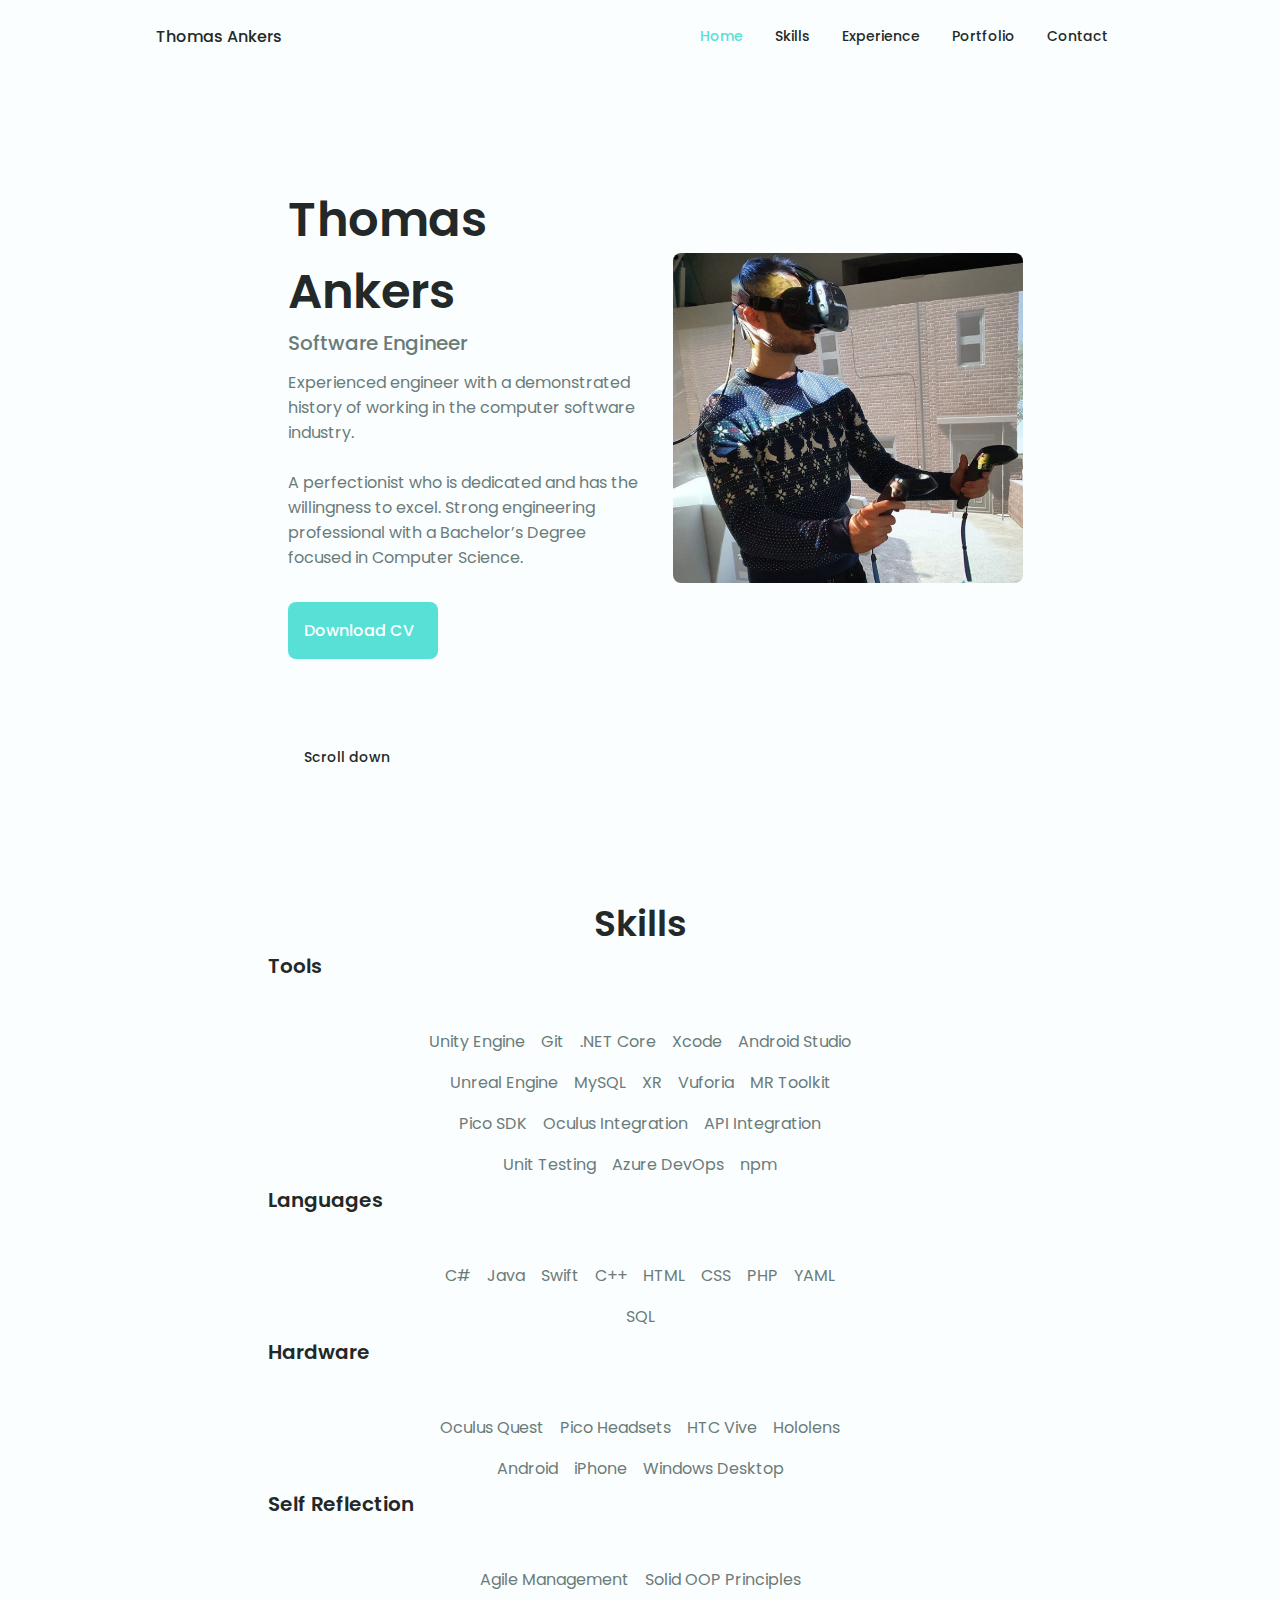
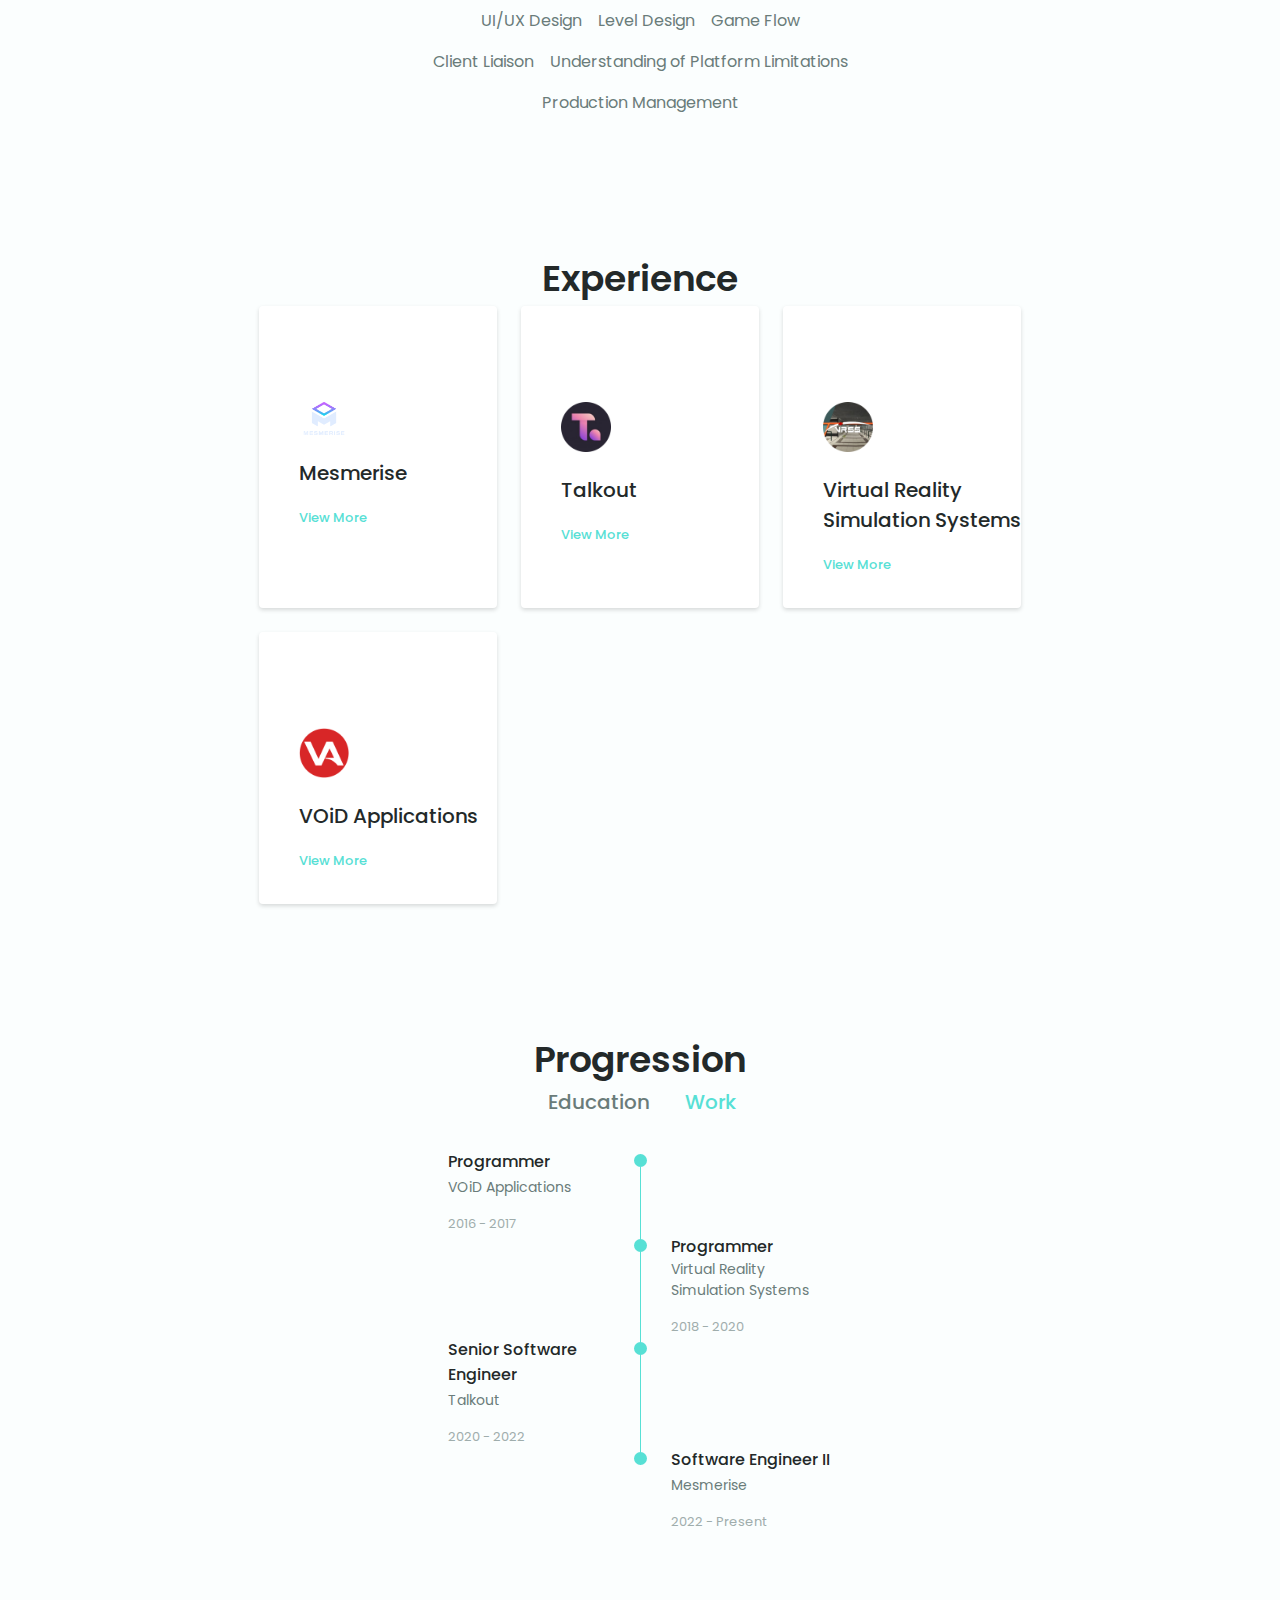
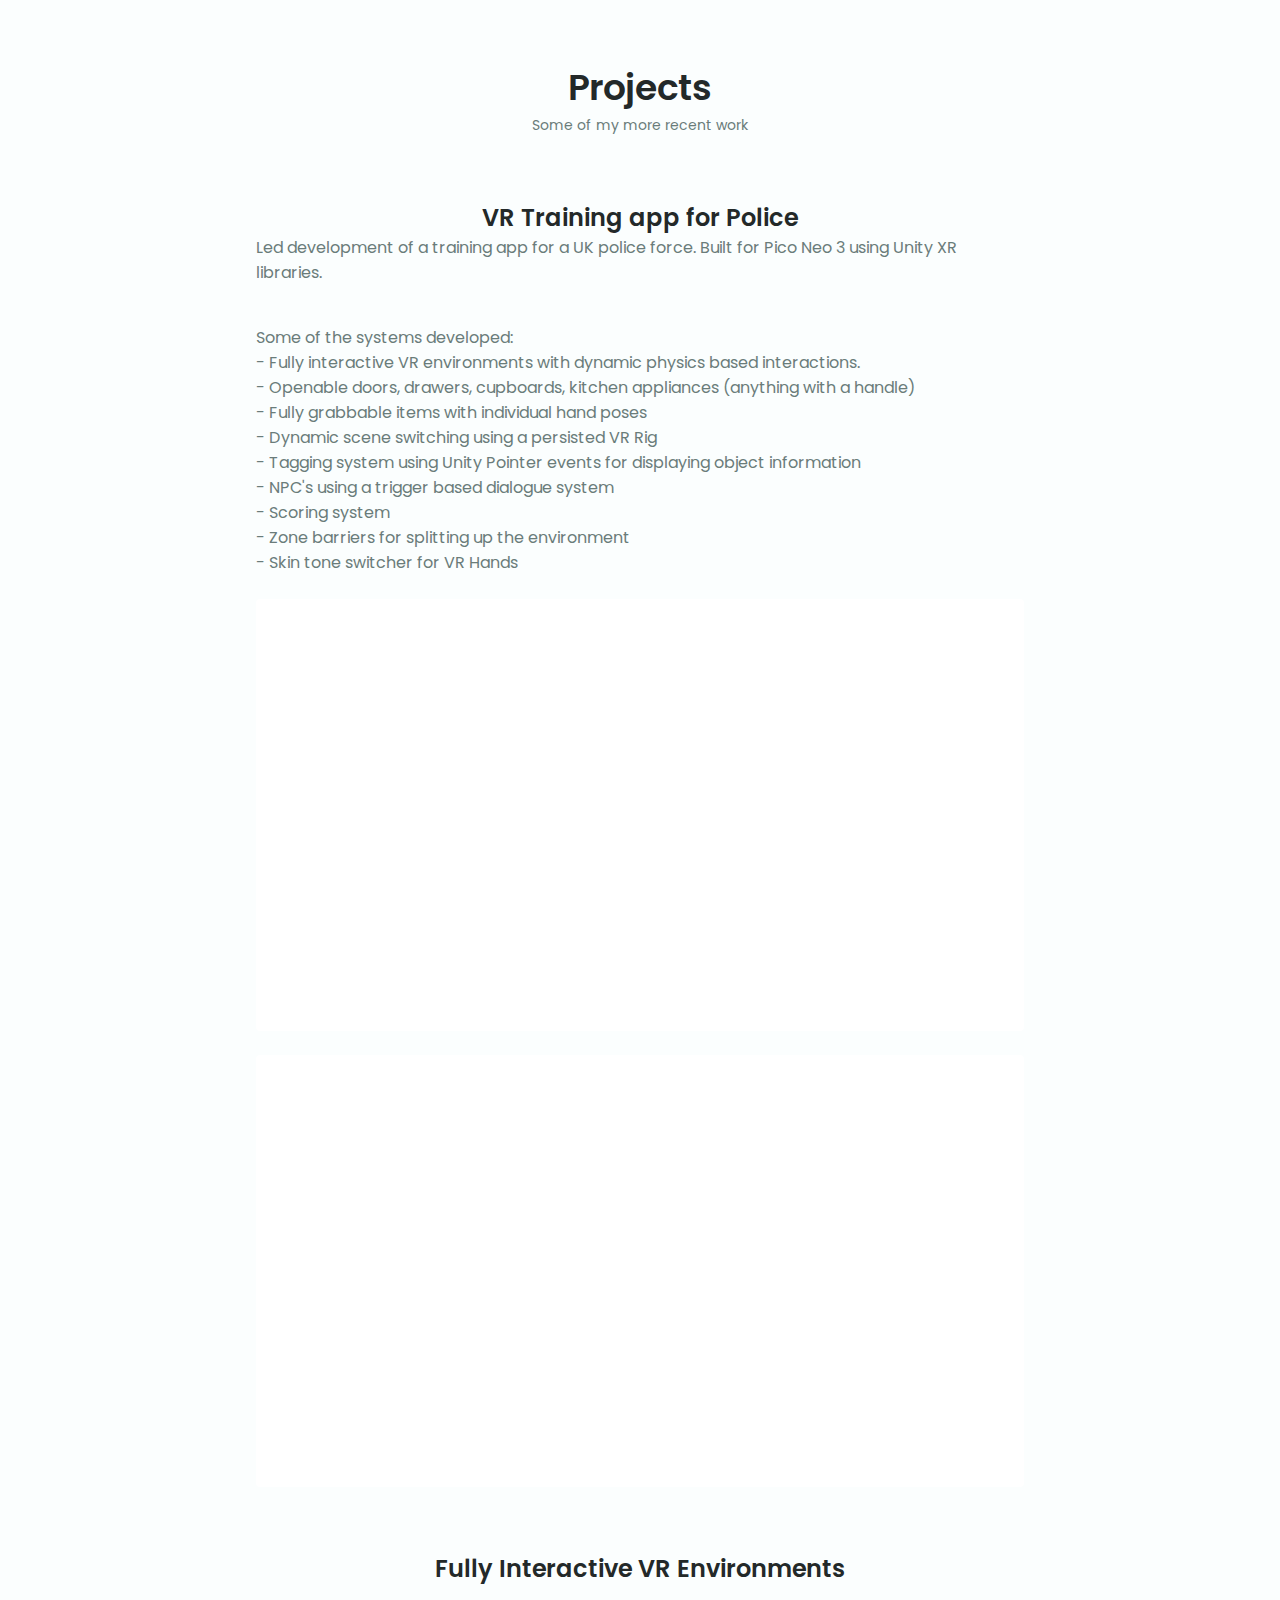
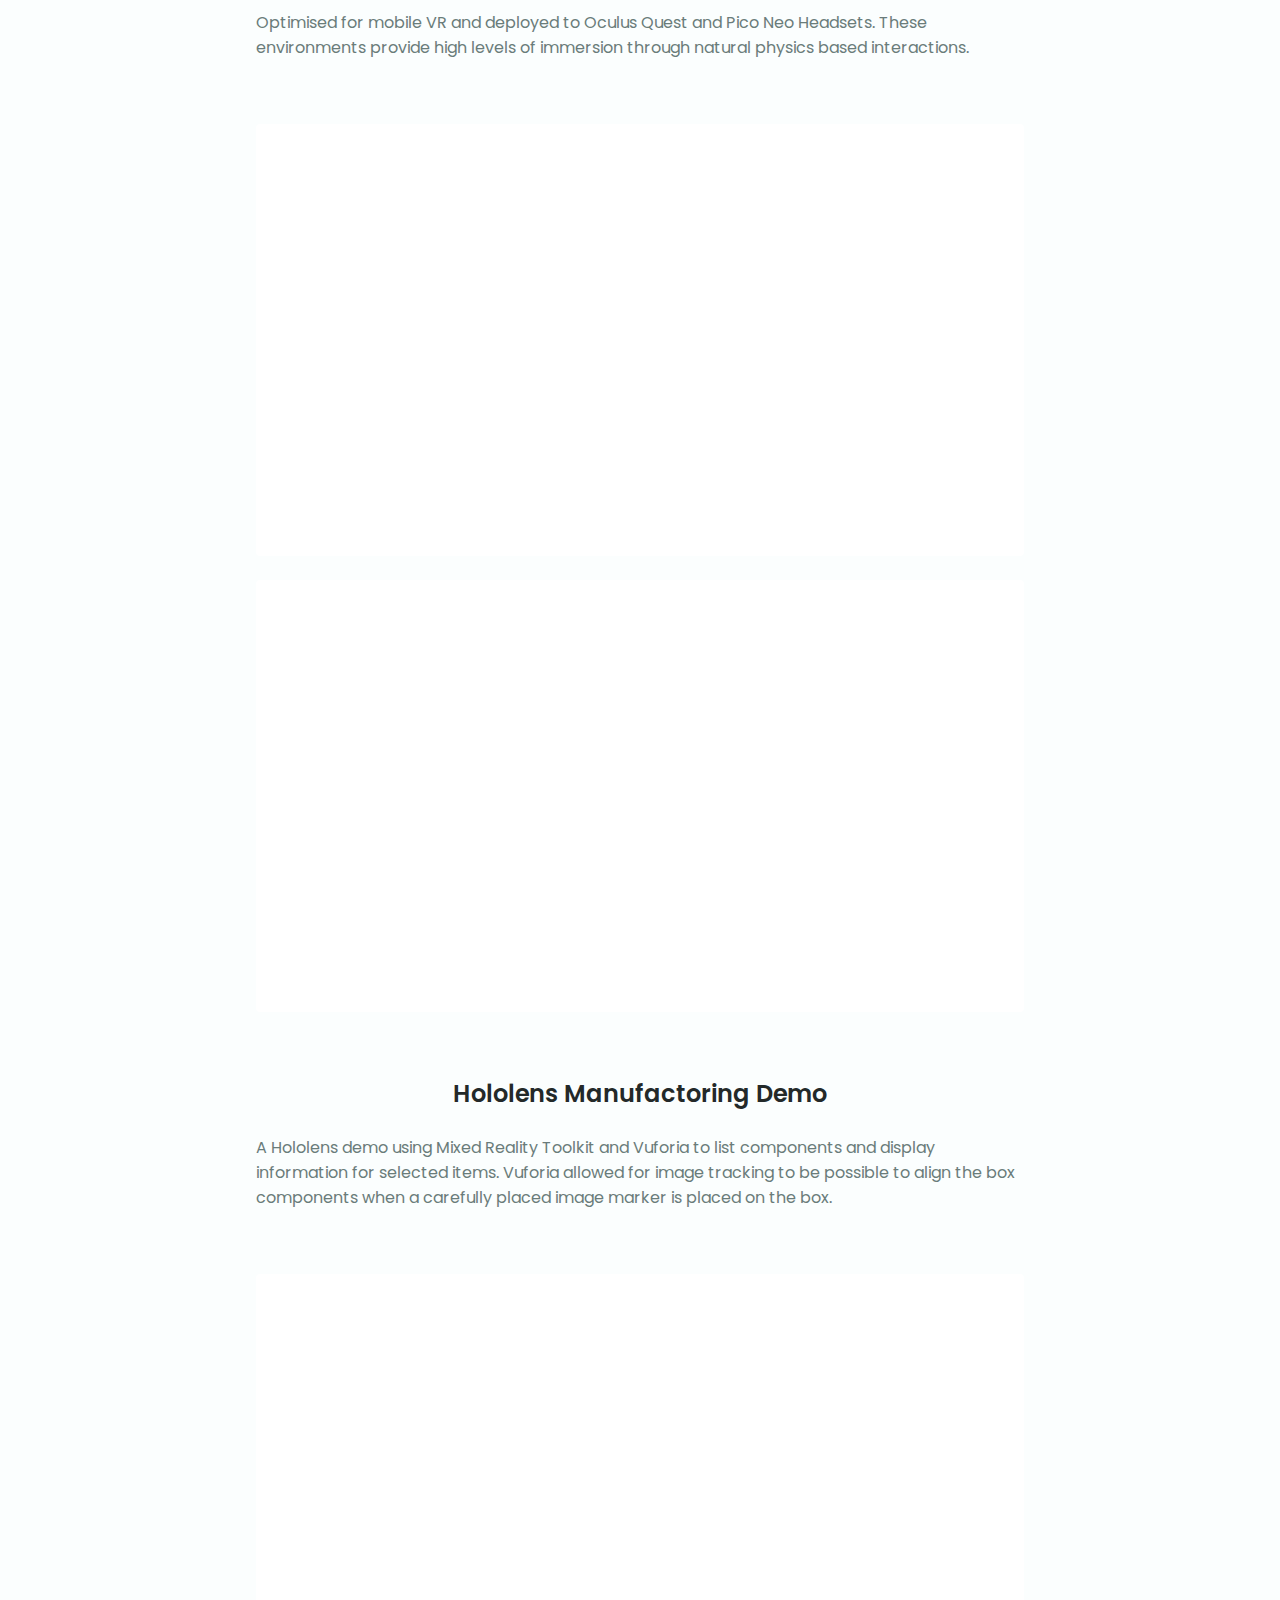
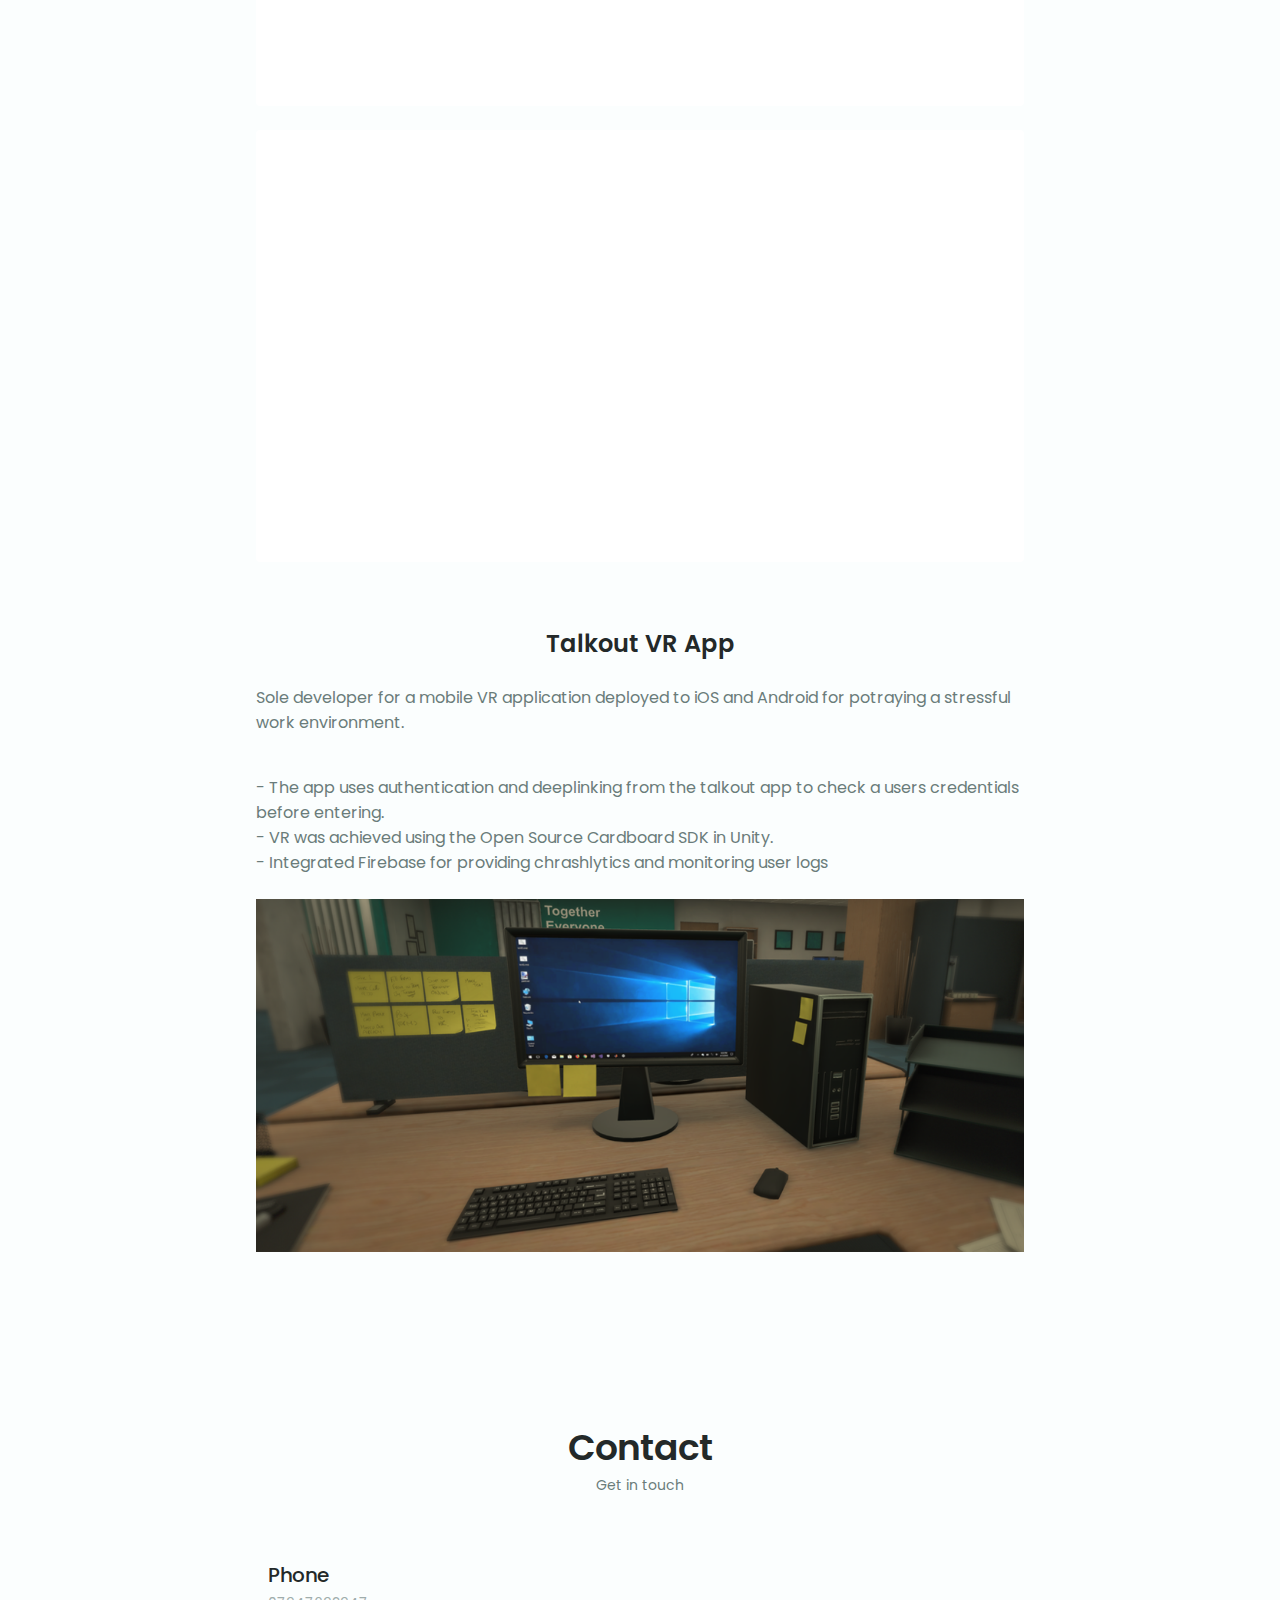
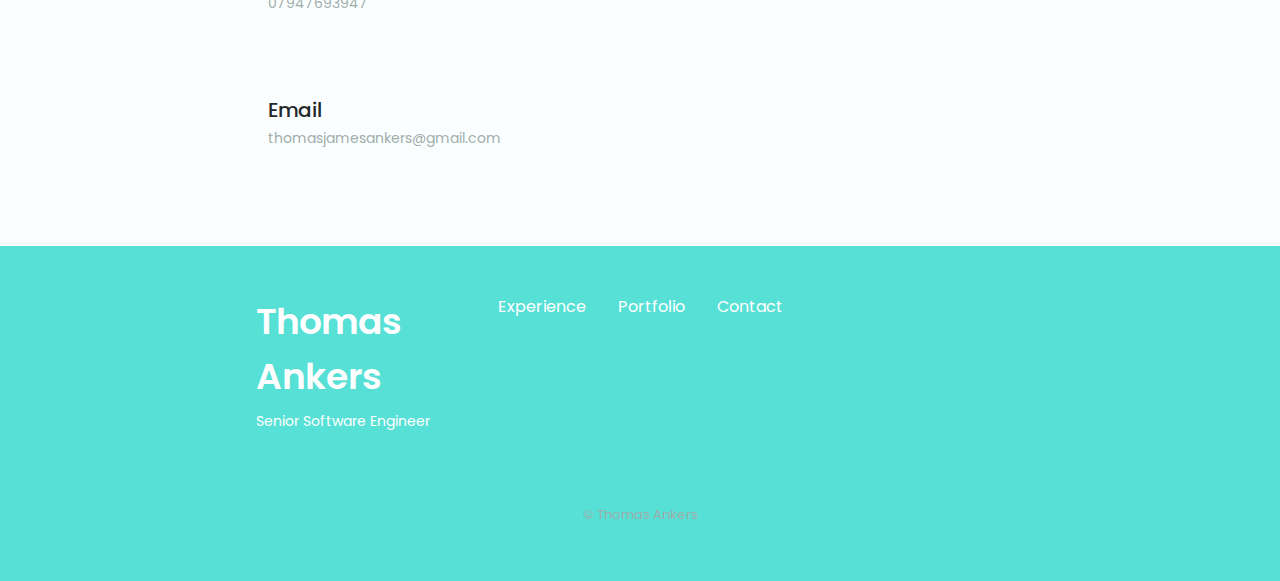
<file: index.html>
<!DOCTYPE html>
    <html lang="en">
    <head>
        <meta charset="UTF-8">
        <meta name="viewport" content="width=device-width, initial-scale=1.0">

        <!--==================== UNICONS ====================-->
        <link rel="stylesheet" href="https://unicons.iconscout.com/release/v4.0.0/css/line.css">
        
        <!--==================== CSS ====================-->
        <link rel="stylesheet" href="assets/css/styles.css">

        <title>Thomas Ankers</title>
    </head>
    <body>
        <!--==================== HEADER ====================-->
        <header class="header" id="header">
            <nav class="nav container">
                <a href="#" class="nav_logo">Thomas Ankers</a>

                <div class="nav_menu" id="nav-menu">
                    <ul class="nav_list grid">
                        <li class="nav_item">
                            <a href="#home" class="nav_link active-link">
                                <i class="uil uil-estate nav_icon"></i> Home
                            </a>
                        </li>
                        <!--<li class="nav_item">
                            <a href="#about" class="nav_link">
                                <i class="uil uil-user nav_icon"></i> About
                            </a>
                        </li>-->
                        <li class="nav_item">
                            <a href="#skills" class="nav_link">
                                <i class="uil uil-file-alt nav_icon"></i> Skills
                            </a>
                        </li>
                        <li class="nav_item">
                            <a href="#experience" class="nav_link">
                                <i class="uil uil-briefcase-alt nav_icon"></i> Experience
                            </a>
                        </li>
                        <li class="nav_item">
                            <a href="#portfolio" class="nav_link">
                                <i class="uil uil-laptop nav_icon"></i> Portfolio
                            </a>
                        </li>
                        <li class="nav_item">
                            <a href="#contact" class="nav_link">
                                <i class="uil uil-message nav_icon"></i> Contact
                            </a>
                        </li>
                    </ul>
                    <i class="uil uil-times nav_close" id="nav-close"></i>
                </div>           
                <div class="nav_btns">
                    <!-- Light/Dark mode -->
                    <i class="uil uil-moon change-theme" id="theme-button"></i>

                    <div class="nav_toggle" id="nav-toggle">
                        <i class="uil uil-apps"></i>
                    </div>
                </div>
            </nav>
        </header>

        <!--==================== MAIN ====================-->
        <main class="main">
            <!--==================== HOME ====================-->
            <section class="home section" id="home">
                <div class="home_container container grid">
                    <div class="home_content grid">
                        <div class="home_social">
                            <a href="https://www.linkedin.com/in/thomas-ankers-244437107/" target="_blank" class="home_social-icon">
                                <i class="uil uil-linkedin-alt"></i>
                            </a>
                            <a href="https://github.com/tom-ankers" target="_blank" class="home_social-icon">
                                <i class="uil uil-github-alt"></i>
                            </a>
                        </div>

                        <div class="home_img">
                            <img src="assets/img/about.png" alt="" class="about_img">
                            <!--<svg class="home_blob" viewBox="0 0 200 187" xmlns="http://www.w3.org/2000/svg" xmlns:xlink="http://www.w3.org/1999/xlink">
                                <mask id="mask0" mask-type="alpha">
                                    <path d="M190.312 36.4879C206.582 62.1187 201.309 102.826 182.328 134.186C163.346 165.547 
                                    130.807 187.559 100.226 186.353C69.6454 185.297 41.0228 161.023 21.7403 129.362C2.45775 
                                    97.8511 -7.48481 59.1033 6.67581 34.5279C20.9871 10.1032 59.7028 -0.149132 97.9666 
                                    0.00163737C136.23 0.303176 174.193 10.857 190.312 36.4879Z"/>
                                </mask>
                                <g mask="url(#mask0)">
                                    <path d="M190.312 36.4879C206.582 62.1187 201.309 102.826 182.328 134.186C163.346 
                                    165.547 130.807 187.559 100.226 186.353C69.6454 185.297 41.0228 161.023 21.7403 
                                    129.362C2.45775 97.8511 -7.48481 59.1033 6.67581 34.5279C20.9871 10.1032 59.7028 
                                    -0.149132 97.9666 0.00163737C136.23 0.303176 174.193 10.857 190.312 36.4879Z"/>
                                    <image class="home_blob-img" x='22' y='17' xlink:href="assets/img/profile.png"/>
                                </g>
                            </svg>-->
                        </div>
                        <div class="home_data">
                            <h1 class="home_title">Thomas Ankers</h1>
                            <h3 class="home_subtitle">Software Engineer</h3>
                            <p class="home_description">Experienced engineer with a demonstrated history of working in the computer software industry.</br></br> A perfectionist who is dedicated and has the willingness to excel. Strong engineering professional with a Bachelor’s Degree focused in Computer Science.</p> 
                            <a href="assets/pdf/CV.pdf" class="button button--flex">
                                Download CV<i class="uil uil-download-alt button_icon"></i>
                            </a>
                        </div>
                    </div>
                    <div class="home_scroll">
                        <a href="#skills" class="home_scroll-button button--flex">
                            <i class="uil uil-mouse-alt home_scroll-mouse"></i>
                            <span class="home_scroll-name">Scroll down</span>
                            <i class="uil uil-arrow-down home_scroll-arrow"></i>
                        </a>
                    </div>
                </div>
            </section>

            <!--==================== ABOUT ====================-->
            <!--
            <section class="about section" id="about">
                <h2 class="section_title">About Me</h2>
                <span class="section_subtitle">My introduction</span>

                <div class="about_container container grid">
                    <img src="assets/img/about.png" alt="" class="about_img">

                    <div class="about_data">
                        <p class="about_description">Experienced software engineer with a demonstrated history of working in the
                            computer software industry. A perfectionist who is dedicated and has a
                            willingness to excel. Strong engineering professional with a Bachelors Degree
                            focused in Computer Science.</p>
                        
                        <div class="about_info">
                            <div>
                                <span class="about_info-title">05+</span>
                                <span class="about_info-name">Years <br> experience</span>
                            </div>
                        </div>

                        <div class="about_buttons">
                            <a href="assets/pdf/CV.pdf" class="button button--flex">
                                Download CV<i class="uil uil-download-alt button_icon"></i>
                            </a>
                        </div>
                    </div>
                </div>
            </section>
        -->

            <!--==================== SKILLS ====================-->
            <section class="skills section" id="skills">
                <h2 class="section_title">Skills</h2>

                <div class="skills_container container grid">
                    <!--==================== SKILLS 1 ====================-->
                    <div class="skills_content">
                        <div class="skills_header">
                            <i class="uil uil-object-ungroup skills_icon"></i>

                            <div>
                                <h1 class="skills_title">Tools</h1>
                                <span class="skills_subtitle"></span>
                            </div>

                            <!--<i class="uil uil-angle-down skills_arrow"></i>-->
                        </div>
                        <div class="skills_list grid">
                        <ul class="skills-list">
                            <li class="skills-list-item btn btn-plain">Unity Engine</li>
                            <li class="skills-list-item btn btn-plain">Git</li>
                            <li class="skills-list-item btn btn-plain">.NET Core</li>
                            <li class="skills-list-item btn btn-plain">Xcode</li>
                            <li class="skills-list-item btn btn-plain">Android Studio</li>
                            <li class="skills-list-item btn btn-plain">Unreal Engine</li>
                            <li class="skills-list-item btn btn-plain">MySQL</li>
                            <li class="skills-list-item btn btn-plain">XR</li>
                            <li class="skills-list-item btn btn-plain">Vuforia</li>
                            <li class="skills-list-item btn btn-plain">MR Toolkit</li>
                            <li class="skills-list-item btn btn-plain">Pico SDK</li>
                            <li class="skills-list-item btn btn-plain">Oculus Integration</li>
                            <li class="skills-list-item btn btn-plain">API Integration</li>
                            <li class="skills-list-item btn btn-plain">Unit Testing</li>
                            <li class="skills-list-item btn btn-plain">Azure DevOps</li>
                            <li class="skills-list-item btn btn-plain">npm</li>
                          </ul>
                        </div>
                    </div>
                    <!--==================== SKILLS 2 ====================-->
                    <div class="skills_content">
                        <div class="skills_header">
                            <i class="uil uil-brackets-curly skills_icon"></i>

                            <div>
                                <h1 class="skills_title">Languages</h1>
                                <span class="skills_subtitle"></span>
                            </div>

                            <!--<i class="uil uil-angle-down skills_arrow"></i>-->
                        </div>

                        <div class="skills_list grid">
                            <ul class="skills-list">
                                <li class="skills-list-item btn btn-plain">C#</li>
                                <li class="skills-list-item btn btn-plain">Java</li>
                                <li class="skills-list-item btn btn-plain">Swift</li>
                                <li class="skills-list-item btn btn-plain">C++</li>
                                <li class="skills-list-item btn btn-plain">HTML</li>
                                <li class="skills-list-item btn btn-plain">CSS</li>
                                <li class="skills-list-item btn btn-plain">PHP</li>
                                <li class="skills-list-item btn btn-plain">YAML</li>
                                <li class="skills-list-item btn btn-plain">SQL</li>
                              </ul>
                            </div>
                        </div>  
                    <!--==================== SKILLS 3 ====================-->
                    <div class="skills_content">
                        <div class="skills_header">
                            <i class="uil uil-desktop-alt skills_icon"></i>

                            <div>
                                <h1 class="skills_title">Hardware</h1>
                                <span class="skills_subtitle"></span>
                            </div>

                            <!--<i class="uil uil-angle-down skills_arrow"></i>-->
                        </div>
                        <div class="skills_list grid">
                            <ul class="skills-list">
                                <li class="skills-list-item btn btn-plain">Oculus Quest</li>
                                <li class="skills-list-item btn btn-plain">Pico Headsets</li>
                                <li class="skills-list-item btn btn-plain">HTC Vive</li>
                                <li class="skills-list-item btn btn-plain">Hololens</li>
                                <li class="skills-list-item btn btn-plain">Android</li>
                                <li class="skills-list-item btn btn-plain">iPhone</li>
                                <li class="skills-list-item btn btn-plain">Windows Desktop</li>
                              </ul>
                            </div>
                        </div>
                     <!--==================== SKILLS 4 ====================-->
                     <div class="skills_content">
                        <div class="skills_header">
                            <i class="uil uil-user skills_icon"></i>

                            <div>
                                <h1 class="skills_title">Self Reflection</h1>
                                <span class="skills_subtitle"></span>
                            </div>

                            <!--<i class="uil uil-angle-down skills_arrow"></i>-->
                        </div>

                        <div class="skills_list grid">
                            <ul class="skills-list">
                                <li class="skills-list-item btn btn-plain">Agile Management</li>
                                <li class="skills-list-item btn btn-plain">Solid OOP Principles</li>
                                <li class="skills-list-item btn btn-plain">UI/UX Design</li>
                                <li class="skills-list-item btn btn-plain">Level Design</li>
                                <li class="skills-list-item btn btn-plain">Game Flow</li>
                                <li class="skills-list-item btn btn-plain">Client Liaison</li>
                                <li class="skills-list-item btn btn-plain">Understanding of Platform Limitations</li>
                                <li class="skills-list-item btn btn-plain">Production Management</li>
                              </ul>
                            </div>
                        </div>  
                    </div>
                </div>
            </section>

            <!--==================== EXPERIENCE ====================-->
            <section class="experience section" id="experience">
                <h2 class="section_title">Experience</h2>
            
                <div class="experience_container containter grid">
                <!--==================== EXPERIENCE 1 ====================-->
                <div class="experience_content">
                    <div>
                        <img src="assets/img/mesmerise.png" alt="" class="experience_icon">
                        <h3 class="experience_title">Mesmerise</h3>
                    </div>

                    <span class="button button--flex button--small button--link experiences_button">
                        View More
                        <i class="uil uil-arrow-right button_icon"></i>
                    </span>

                    <div class="experiences_modal">
                        <div class="experiences_model-content">
                            <h4 class="experiences_modal-title">Mesmerise</h4>
                            <i class="uil uil-times experiences_modal-close"></i>

                            <ul class="experiences_modal-jobs grid">
                                <li class="experiences_modal-job">
                                    <p>Development of core platform systems for a VR/Metaverse social application.</p>
                                </li>
                                <li class="experiences_modal-job">
                                    <p>Managing decoupling of existing systems to deploy as shared packages for internal teams.</p>
                                </li>
                                <li class="experiences_modal-job">
                                    <p>Managing Azure pipelines to deploy platform packages</p>
                                </li>
                            </ul>
                        </div>       
                    </div>
                </div>
                
                
                 <!--==================== EXPERIENCE 2 ====================-->
                 <div class="experience_content">
                    <div>
                        <img src="assets/img/to.png" alt="" class="experience_icon">
                        <h3 class="experience_title">Talkout</h3>
                    </div>

                    <span class="button button--flex button--small button--link experiences_button">
                        View More
                        <i class="uil uil-arrow-right button_icon"></i>
                    </span>

                    <div class="experiences_modal">
                        <div class="experiences_model-content">
                            <h4 class="experiences_modal-title">Talkout</h4>
                            <i class="uil uil-times experiences_modal-close"></i>

                            <ul class="experiences_modal-jobs grid">
                                <li class="experiences_modal-job">
                                    <p>Development of VR training courses.</p>
                                </li>
                                <li class="experiences_modal-job">
                                    <p>Managed shared libraries for internal and external teams.</p>
                                </li>
                                <li class="experiences_modal-job">
                                    <p>Developed and maintained a learning management system platform in VR.</p>
                                </li>
                            </ul>
                        </div>       
                    </div>
                </div>
                 <!--==================== EXPERIENCE 3 ====================-->
                 <div class="experience_content">
                    <div>
                        <img src="assets/img/vrss.png" alt="" class="experience_icon">
                        <h3 class="experience_title">Virtual Reality Simulation Systems</h3>
                    </div>

                    <span class="button button--flex button--small button--link experiences_button">
                        View More
                        <i class="uil uil-arrow-right button_icon"></i>
                    </span>

                    <div class="experiences_modal">
                        <div class="experiences_model-content">
                            <h4 class="experiences_modal-title">Virtual Reality Simulation Systems</h4>
                            <i class="uil uil-times experiences_modal-close"></i>

                            <ul class="experiences_modal-jobs grid">
                                <li class="experiences_modal-job">
                                    <p>XR development for public education, Fire service, Police service, public
                                        rail and manufacturing sectors.</p>
                                </li>
                            </ul>
                        </div>       
                    </div>
                </div>
                 
                 <!--==================== EXPERIENCE 4 ====================-->
                 <div class="experience_content">
                    <div>
                        <img src="assets/img/void_logo.png" alt="" class="experience_icon">
                        <h3 class="experience_title">VOiD Applications</h3>
                    </div>

                    <span class="button button--flex button--small button--link experiences_button">
                        View More
                        <i class="uil uil-arrow-right button_icon"></i>
                    </span>

                    <div class="experiences_modal">
                        <div class="experiences_model-content">
                            <h4 class="experiences_modal-title">VOiD Applications</h4>
                            <i class="uil uil-times experiences_modal-close"></i>

                            <ul class="experiences_modal-jobs grid">
                                <li class="experiences_modal-job">
                                    <p>Using Unity Engine to develop mobile applications.</p>
                                </li>
                            </ul>
                        </div>       
                    </div>
                </div>
                
                
            </section>

            <!--==================== PROGRESSION ====================-->
            <section class="qualification section">
                <h2 class="section_title">Progression</h2>

                <div class="qualification_container container">
                    <div class="qualification_tabs">
                        <div class="qualification_button button--flex" data-target='#education'>
                            <i class="uil uil-graduation-cap qualification_icon"></i>
                            Education
                        </div>

                        <div class="qualification_button button--flex qualification_active" data-target='#work'>
                            <i class="uil uil-briefcase-alt qualification_icon"></i>
                            Work
                        </div>
                    </div>

                    <div class="qualification_sections">
                        <!--==================== PROGRESSION CONTENT 1 ====================-->
                        <div class="qualification_content" data-content id="education">
                            <!--==================== PROGRESSION 1 ====================-->
                            <div class="qualification_data">
                                <div>
                                    <h3 class="qualification_title">IT Extended Diploma</h3>
                                    <span class="qualification_subtitle">Stourbridge College</span>
                                    <div class="qualification_calendar">
                                        <i class="uil uil-calendar-alt"></i>
                                        2012 - 2014
                                    </div>
                                </div>
                                <div>
                                    <span class="qualification_rounder"></span>
                                    <span class="qualification_line"></span>
                                </div>
                            
                            </div>
                            <!--==================== PROGRESSION 2 ====================-->                    
                            <div class="qualification_data">
                                <div></div>

                                <div>
                                    <span class="qualification_rounder"></span>
                                </div>

                                <div>
                                    <h3 class="qualification_title">Computer Science</h3>
                                    <span class="qualification_subtitle">Birmingham City University</span>
                                    <div class="qualification_calendar">
                                        <i class="uil uil-calendar-alt"></i>
                                        2014 - 2018
                                    </div>
                                </div>
                            </div>
                        </div>

                        <!--==================== PROGRESSION CONTENT 2 ====================-->
                        <div class="qualification_content qualification_active" data-content id="work">
                            <!--==================== PROGRESSION 1 ====================-->
                            <div class="qualification_data">
                                <div>
                                    <h3 class="qualification_title">Programmer</h3>
                                    <span class="qualification_subtitle">VOiD Applications</span>
                                    <div class="qualification_calendar">
                                        <i class="uil uil-calendar-alt"></i>
                                        2016 - 2017
                                    </div>
                                </div>
                                <div>
                                    <span class="qualification_rounder"></span>
                                    <span class="qualification_line"></span>
                                </div>
                            
                            </div>
                            <!--==================== PROGRESSION 2 ====================-->                    
                            <div class="qualification_data">
                                <div></div>

                                <div>
                                    <span class="qualification_rounder"></span>
                                    <span class="qualification_line"></span>
                                </div>
                                <div>
                                    <h3 class="qualification_title">Programmer</h3>
                                    <span class="qualification_subtitle">Virtual Reality Simulation Systems</span>
                                    <div class="qualification_calendar">
                                        <i class="uil uil-calendar-alt"></i>
                                        2018 - 2020
                                    </div>
                                </div>
                                <div>
                                    <span class="qualification_line"></span>
                                </div>
                            </div>
                             <!--==================== PROGRESSION 3 ====================-->                    
                             <div class="qualification_data">
                                <div>
                                    <h3 class="qualification_title">Senior Software Engineer</h3>
                                    <span class="qualification_subtitle">Talkout</span>
                                    <div class="qualification_calendar">
                                        <i class="uil uil-calendar-alt"></i>
                                        2020 - 2022
                                    </div>
                                </div>
                                <div>
                                    <span class="qualification_rounder"></span>
                                    <span class="qualification_line"></span>                    
                                </div>
                            </div>
                             <!--==================== PROGRESSION 4 ====================-->                    
                             <div class="qualification_data">
                                <div></div>

                                <div>
                                    <span class="qualification_rounder"></span>
                                </div>
                                <div>
                                    <h3 class="qualification_title">Software Engineer II</h3>
                                    <span class="qualification_subtitle">Mesmerise</span>
                                    <div class="qualification_calendar">
                                        <i class="uil uil-calendar-alt"></i>
                                        2022 - Present
                                    </div>
                                </div>
                            </div>
                        </div>
                    </div>
                </div>
            </section>

            <!--==================== PORTFOLIO ====================-->
            <section class="portfolio section" id="portfolio">
                <h2 class="section_title">Projects</h2>

                <span class="section_subtitle">Some of my more recent work</span>

                <!--==================== PROJECT 1 ====================-->
                <h3 class="project_title">VR Training app for Police</h3>
                <div class="about_container container grid">

                    <div class="about_data">
                        <p class="about_description">Led development of a training app for a UK police force. Built for Pico Neo 3 using Unity XR libraries.
                        <ul>
                            <li>Some of the systems developed:</li>
                            <li> - Fully interactive VR environments with dynamic physics based interactions.</li>
                            <li> - Openable doors, drawers, cupboards, kitchen appliances (anything with a handle)</li>
                            <li> - Fully grabbable items with individual hand poses</li>
                            <li> - Dynamic scene switching using a persisted VR Rig</li>
                            <li> - Tagging system using Unity Pointer events for displaying object information</li>
                            <li> - NPC's using a trigger based dialogue system</li>
                            <li> - Scoring system</li>
                            <li> - Zone barriers for splitting up the environment</li>
                            <li> - Skin tone switcher for VR Hands</li>
                          </ul> 
                        </p>
                    </div>
                <div class="project_container containter grid">           
                    <div class="project_content">
                        <div class="iframe_container">
                            <iframe width="560" height="315" src="https://www.youtube.com/embed/_VJJsg6nIIA" 
                            title="YouTube video player" frameborder="0" 
                            allow="accelerometer; autoplay; clipboard-write; encrypted-media; gyroscope; picture-in-picture" 
                            allowfullscreen></iframe>
                        </div>                   
                    </div>       
                    <div class="project_content">
                        <div class="iframe_container">
                            <iframe width="560" height="315" src="https://www.youtube.com/embed/o2-076p4TbQ" 
                            title="YouTube video player" frameborder="0" 
                            allow="accelerometer; autoplay; clipboard-write; encrypted-media; gyroscope; picture-in-picture" 
                            allowfullscreen></iframe>
                        </div>
                    </div>
                </div>

                <!--==================== PROJECT 2 ====================-->
                <h3 class="project_title">Fully Interactive VR Environments</h3>
                <div class="about_container container grid">

                    <div class="about_data">
                        <p class="about_description">Optimised for mobile VR and deployed to Oculus Quest and Pico Neo Headsets. 
                            These environments provide high levels of immersion through natural physics based interactions.
                        </p>
                    </div>
                </div>
                        
                <div class="project_container containter grid">           
                    <div class="project_content">
                        <div class="iframe_container">
                            <iframe width="560" height="315" src="https://www.youtube.com/embed/ntctXjr86o4" 
                            title="YouTube video player" frameborder="0" 
                            allow="accelerometer; autoplay; clipboard-write; encrypted-media; gyroscope; picture-in-picture" 
                            allowfullscreen></iframe>
                        </div>                   
                    </div>       
                    <div class="project_content">
                        <div class="iframe_container">
                            <iframe width="560" height="315" src="https://www.youtube.com/embed/iYhWiO4N3Io" 
                            title="YouTube video player" frameborder="0" 
                            allow="accelerometer; autoplay; clipboard-write; encrypted-media; gyroscope; picture-in-picture" 
                            allowfullscreen></iframe>
                        </div>
                    </div>
                </div>

                <!--==================== PROJECT 3 ====================-->
                <h3 class="project_title">Hololens Manufactoring Demo</h3>
                <div class="about_container container grid">

                    <div class="about_data">
                        <p class="about_description">A Hololens demo using Mixed Reality Toolkit and Vuforia to list components and display information for selected items. 
                            Vuforia allowed for image tracking to be possible to align the box components when a carefully placed image marker is placed on the box.
                        </p>
                    </div>
                </div>
                        
                <div class="project_container containter grid">           
                    <div class="project_content">
                        <div class="iframe_container">
                            <iframe width="560" height="315" src="https://www.youtube.com/embed/V7aQG7Fhcso" 
                            title="YouTube video player" frameborder="0" 
                            allow="accelerometer; autoplay; clipboard-write; encrypted-media; gyroscope; picture-in-picture" 
                            allowfullscreen></iframe>
                        </div>                   
                    </div>       
                    <div class="project_content">
                        <div class="iframe_container">
                            <iframe width="560" height="315" src="https://www.youtube.com/embed/O5lq04phIvc" 
                            title="YouTube video player" frameborder="0" 
                            allow="accelerometer; autoplay; clipboard-write; encrypted-media; gyroscope; picture-in-picture" 
                            allowfullscreen></iframe>
                        </div>
                    </div>
                </div>

                <!--==================== PROJECT 4 ====================-->
                <h3 class="project_title">Talkout VR App</h3>
                <div class="about_container container grid">

                    <div class="about_data">
                        <p class="about_description">
                            Sole developer for a mobile VR application deployed to iOS and Android for potraying a stressful work environment.
                            <ul>
                                <li> - The app uses authentication and deeplinking from the talkout app to check a users credentials before entering.</li>
                                <li> - VR was achieved using the Open Source Cardboard SDK in Unity.</li>
                                <li> - Integrated Firebase for providing chrashlytics and monitoring user logs</li>
                        </p>
                    </div>
                </div>
                <div class="project_container containter grid">           
                    <img src="assets/img/TalkOut.png" alt="" class="">
                </div>
            </section>

            <!--==================== CONTACT ME ====================-->
            <section class="contact section" id="contact">
                <h2 class="section_title">Contact</h2>
                <span class="section_subtitle">Get in touch</span>

                <div class="contact_container container grid">
                    <div class="contact_information">
                        <i class="uil uil-phone-alt contact_icon"></i>

                        <div>
                            <h3 class="contact_title">Phone</h3>
                            <span class="contact_subtitle">07947693947</span>
                        </div>
                    </div>
                    <div class="contact_information">
                        <i class="uil uil-envelope-alt contact_icon"></i>

                        <div>
                            <h3 class="contact_title">Email</h3>
                            <span class="contact_subtitle">thomasjamesankers@gmail.com</span>
                        </div>
                    </div>
                </div>
            </section>
        </main>

        <!--==================== FOOTER ====================-->
        <footer class="footer">
         <div class="footer_bg">
            <div class="footer_container container grid">
                <div>
                    <h1 class="footer_title">Thomas Ankers</h1>
                    <span class="footer_subtitle">Senior Software Engineer</span>
                </div>

                <ul class="footer_links">
                    <li>
                        <a href="#experience" class="footer_link">Experience</a>
                    </li>
                    <li>
                        <a href="#portfolio" class="footer_link">Portfolio</a>
                    </li>
                    <li>
                        <a href="#contact" class="footer_link">Contact</a>
                    </li>
                </ul>

                <div class="footer_socials">
                    <a href="https://www.linkedin.com/in/thomas-ankers-244437107/" target="_blank" class="footer_social">
                        <i class="uil uil-linkedin-alt"></i>
                    </a>
                    <a href="https://github.com/tom-ankers" target="_blank" class="footer_social">
                        <i class="uil uil-github-alt"></i>
                    </a>
                </div>
            </div>
            <p class="footer_copy">&#169 Thomas Ankers</p>
         </div>
        </footer>
        
        <!--==================== SCROLL TOP ====================-->
        <a href="#" class="scrollup" id="scroll-up">
            <i class="uil uil-arrow-up scrollup_icon"></i>
        </a>

        <!--==================== SWIPER JS ====================-->
        <script src=""></script>

        <!--==================== MAIN JS ====================-->
        <script src="assets/js/main.js"></script>
    </body>
</html>
</file>
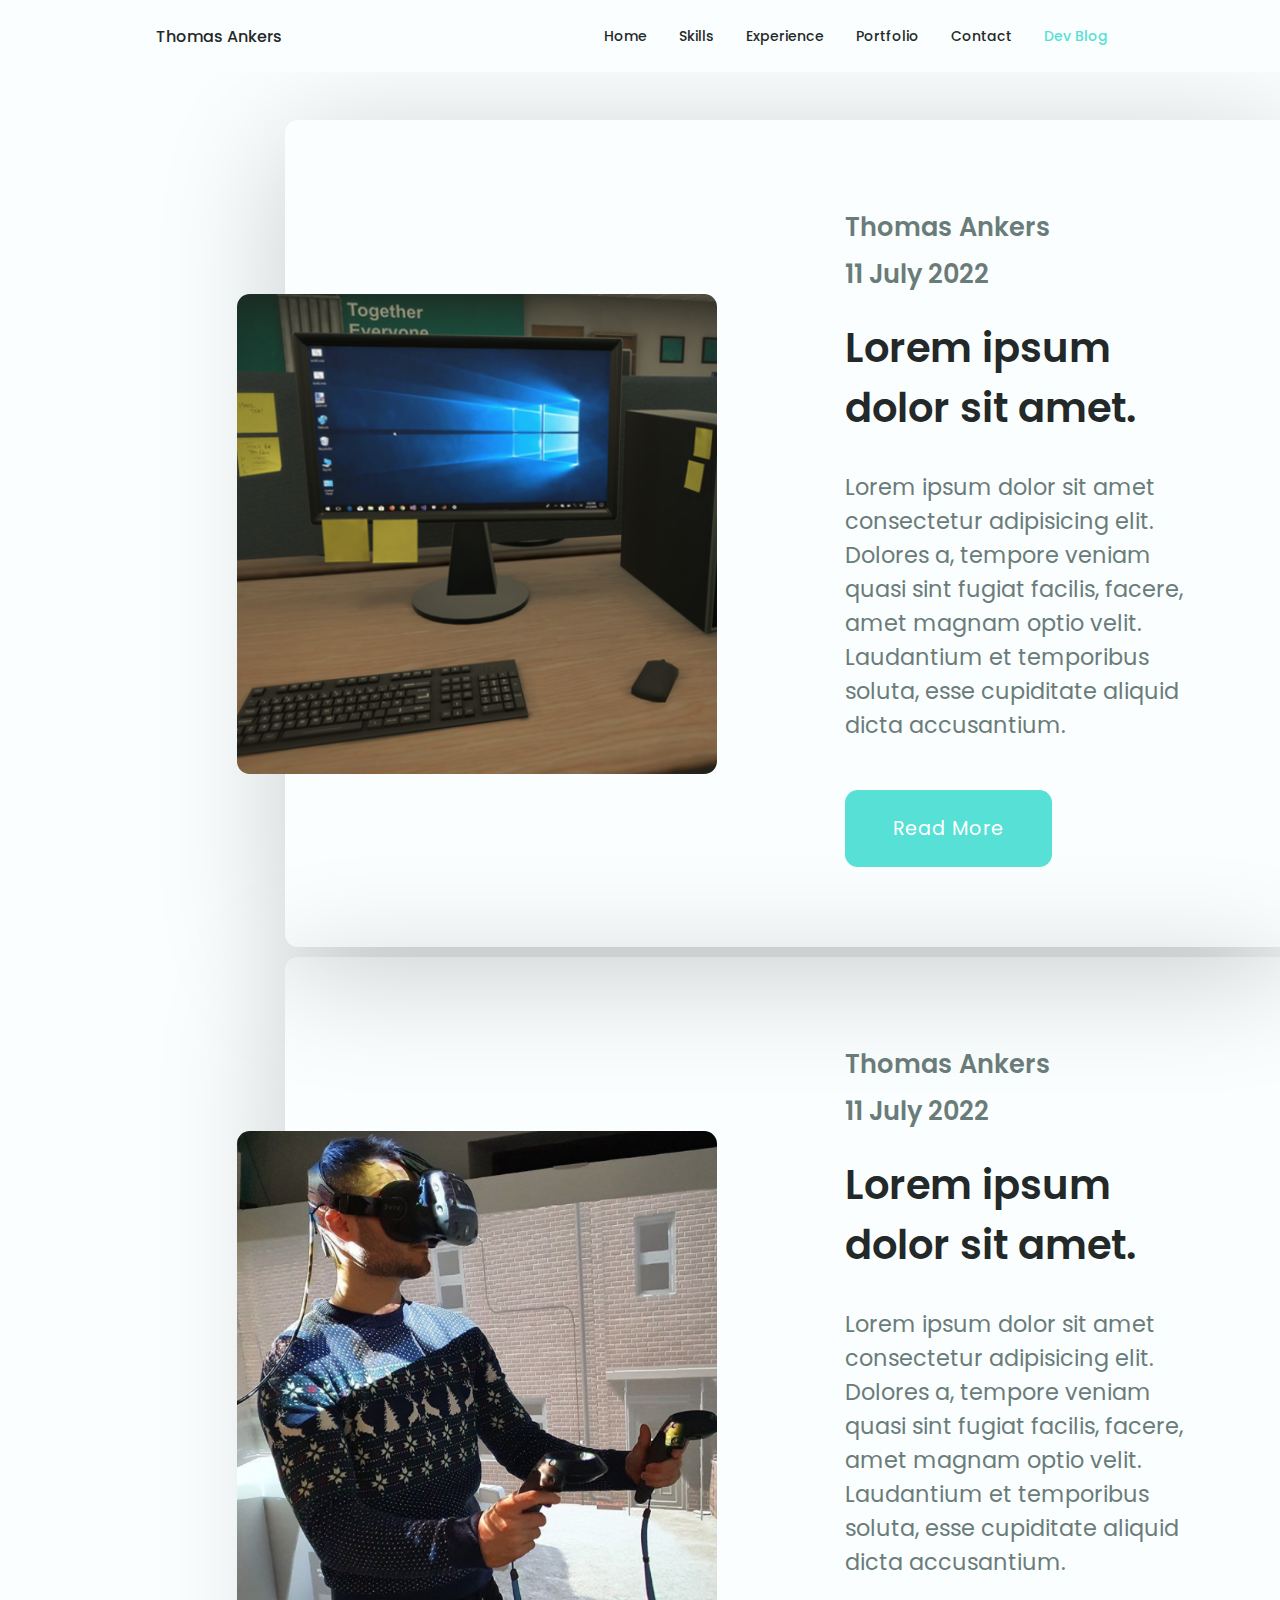
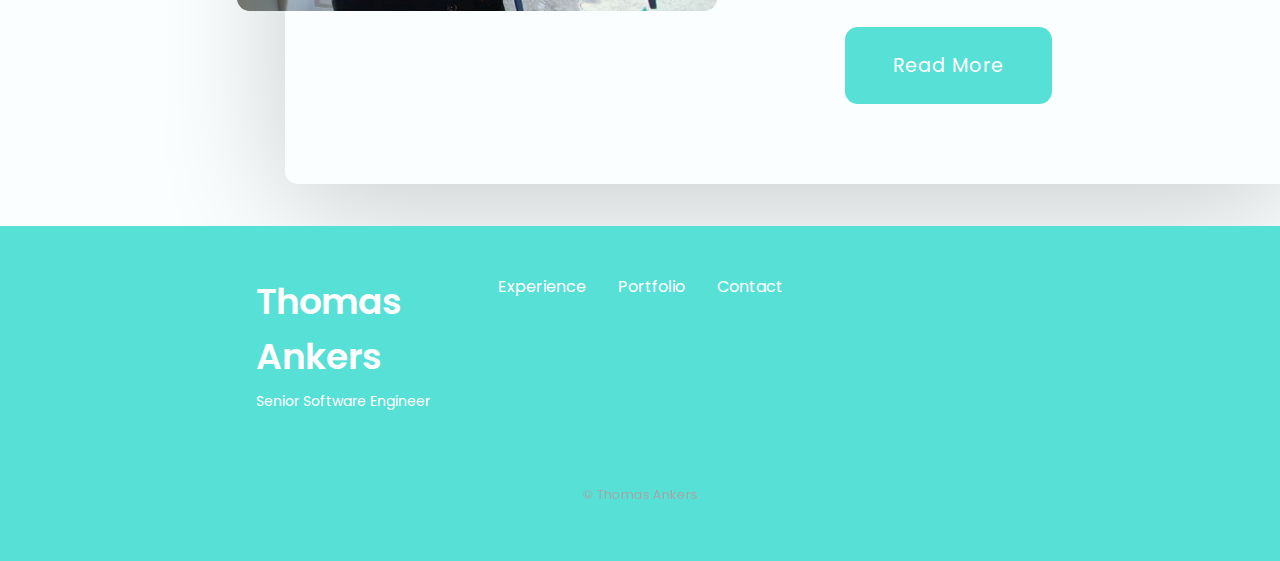
<file: devblog.html>
<!DOCTYPE html>
    <html lang="en">
    <head>
        <meta charset="UTF-8">
        <meta name="viewport" content="width=device-width, initial-scale=1.0">

        <!--==================== UNICONS ====================-->
        <link rel="stylesheet" href="https://unicons.iconscout.com/release/v4.0.0/css/line.css">
        
        <!--==================== CSS ====================-->
        <link rel="stylesheet" href="assets/css/styles.css">

        <title>Thomas Ankers</title>
    </head>
    <body>
        <!--==================== HEADER ====================-->
        <header class="header" id="header">
            <nav class="nav container">
                <a href="#" class="nav_logo">Thomas Ankers</a>

                <div class="nav_menu" id="nav-menu">
                    <ul class="nav_list grid">
                        <li class="nav_item">
                            <a href="index.html" class="nav_link">
                                <i class="uil uil-estate nav_icon"></i> Home
                            </a>
                        </li>
                        <!--<li class="nav_item">
                            <a href="#about" class="nav_link">
                                <i class="uil uil-user nav_icon"></i> About
                            </a>
                        </li>-->
                        <li class="nav_item">
                            <a href="index.html" class="nav_link">
                                <i class="uil uil-file-alt nav_icon"></i> Skills
                            </a>
                        </li>
                        <li class="nav_item">
                            <a href="index.html" class="nav_link">
                                <i class="uil uil-briefcase-alt nav_icon"></i> Experience
                            </a>
                        </li>
                        <li class="nav_item">
                            <a href="index.html" class="nav_link">
                                <i class="uil uil-laptop nav_icon"></i> Portfolio
                            </a>
                        </li>
                        <li class="nav_item">
                            <a href="index.html" class="nav_link">
                                <i class="uil uil-message nav_icon"></i> Contact
                            </a>
                        </li>
                        <li class="nav_item">
                            <a href="#" class="nav_link active-link">
                                <i class="uil uil-book-alt nav_icon"></i> Dev Blog
                            </a>
                        </li>
                    </ul>
                    <i class="uil uil-times nav_close" id="nav-close"></i>
                </div>           
                <div class="nav_btns">
                    <!-- Light/Dark mode -->
                    <i class="uil uil-moon change-theme" id="theme-button"></i>

                    <div class="nav_toggle" id="nav-toggle">
                        <i class="uil uil-apps"></i>
                    </div>
                </div>
            </nav>
        </header>

        <!--==================== MAIN ====================-->
        <main class="main">

            <div class="blog_container">
                <div class="blog-post">
                    <div class="blog-post_img">
                        <img src="assets/img/TalkOut.png"
                            alt="">
                    </div>
                    <div class="blog-post_info">
                        <div class="blog-post_date">
                            <span>Thomas Ankers</span>
                            <span>11 July 2022</span>
                        </div>
                        <h1 class="blog-post_title">Lorem ipsum dolor sit amet.</h1>
                        <p class="blog-post_text">
                            Lorem ipsum dolor sit amet consectetur adipisicing elit. Dolores a, tempore veniam quasi sint fugiat
                            facilis, facere, amet magnam optio velit. Laudantium et temporibus soluta, esse cupiditate aliquid
                            dicta
                            accusantium.
                        </p>
                        <a href="#" class="blog-post_cta">Read More</a>
                    </div>
                </div>
        
                <div class="blog-post">
                    <div class="blog-post_img">
                        <img src="assets/img/about.png"
                            alt="">
                    </div>
                    <div class="blog-post_info">
                        <div class="blog-post_date">
                            <span>Thomas Ankers</span>
                            <span>11 July 2022</span>
                        </div>
                        <h1 class="blog-post_title">Lorem ipsum dolor sit amet.</h1>
                        <p class="blog-post_text">
                            Lorem ipsum dolor sit amet consectetur adipisicing elit. Dolores a, tempore veniam quasi sint fugiat
                            facilis, facere, amet magnam optio velit. Laudantium et temporibus soluta, esse cupiditate aliquid
                            dicta
                            accusantium.
                        </p>
                        <a href="#" class="blog-post_cta">Read More</a>
                    </div>
                </div>
        
            </div>
            
        </main>

        <!--==================== FOOTER ====================-->
        <footer class="footer">
         <div class="footer_bg">
            <div class="footer_container container grid">
                <div>
                    <h1 class="footer_title">Thomas Ankers</h1>
                    <span class="footer_subtitle">Senior Software Engineer</span>
                </div>

                <ul class="footer_links">
                    <li>
                        <a href="#experience" class="footer_link">Experience</a>
                    </li>
                    <li>
                        <a href="#portfolio" class="footer_link">Portfolio</a>
                    </li>
                    <li>
                        <a href="#contact" class="footer_link">Contact</a>
                    </li>
                </ul>

                <div class="footer_socials">
                    <a href="https://www.linkedin.com/in/thomas-ankers-244437107/" target="_blank" class="footer_social">
                        <i class="uil uil-linkedin-alt"></i>
                    </a>
                    <a href="https://github.com/tom-ankers" target="_blank" class="footer_social">
                        <i class="uil uil-github-alt"></i>
                    </a>
                </div>
            </div>
            <p class="footer_copy">&#169 Thomas Ankers</p>
         </div>
        </footer>
        
        <!--==================== SCROLL TOP ====================-->
        <a href="#" class="scrollup" id="scroll-up">
            <i class="uil uil-arrow-up scrollup_icon"></i>
        </a>

        <!--==================== SWIPER JS ====================-->
        <script src=""></script>

        <!--==================== MAIN JS ====================-->
        <script src="assets/js/main.js"></script>
    </body>
</html>
</file>
<file: assets/css/styles.css>
/*==================== GOOGLE FONTS ====================*/
@import url("https://fonts.googleapis.com/css2?family=Poppins:wght@400;500;600&display=swap");

/*==================== VARIABLES CSS ====================*/
:root {
    --header-height: 3rem;

    /*========== Colors ==========*/
    /* Change favorite color */
    --hue-color: 175; /*Purple 250 - Green 142 - Blue 230 - Pink 340*/

    /* HSL color mode */
    --first-color: hsl(var(--hue-color), 69%, 61%);
    --first-color-second: hsl(var(--hue-color), 69%, 61%);
    --first-color-alt: hsl(var(--hue-color), 57%, 53%);
    --first-color-lighter: hsl(var(--hue-color), 92%, 85%);
    --title-color: hsl(var(--hue-color), 8%, 15%);
    --text-color: hsl(var(--hue-color), 8%, 45%);
    --text-color-light: hsl(var(--hue-color), 8%, 65%);
    --input-color: hsl(var(--hue-color), 70%, 96%);
    --body-color: hsl(var(--hue-color), 60%, 99%);
    --container-color: #fff;
    --scroll-bar-color: hsl(var(--hue-color), 12%, 90%);
    --scroll-thumb-color: hsl(var(--hue-color), 12%, 80%);

    /*========== Font and typography ==========*/
    --body-font: 'Poppins', sans-serif;

    /* .5rem = 8px, 1rem = 16px, 1.5rem = 24px ... */
    --big-font-size: 2rem;
    --h1-font-size: 1.5rem;
    --h2-font-size: 1.25rem;
    --h3-font-size: 1.125rem;
    --normal-font-size: .938rem;
    --small-font-size: .813rem;
    --smaller-font-size: .75rem;

    /*========== Font weight ==========*/
    --font-medium: 500;
    --font-semi-bold: 600;

    /*========== Margenes Bottom ==========*/
    /* .25rem = 4px, .5rem = 8px, .75rem = 12px ... */
    --mb-0-25: .25rem;
    --mb-0-5: .5rem;
    --mb-0-75: .75rem;
    --mb-1: 1rem;
    --mb-1-5: 1.5rem;
    --mb-2: 2rem;
    --mb-2-5: 2.5rem;
    --mb-3: 3rem;

    /*========== z index ==========*/
    --z-tooltip: 10;
    --z-fixed: 100;
    --z-modal: 1000;
}

/* Font size for large devices */
@media screen and (min-width: 968px) {
    :root {
        --big-font-size: 3rem;
        --h1-font-size: 2.25rem;
        --h2-font-size: 1.5rem;
        --h3-font-size: 1.25rem;
        --normal-font-size: 1rem;
        --small-font-size: .875rem;
        --smaller-font-size: .813rem;
    }
}

/*========== Variables Dark theme ==========*/
body.dark-theme{
   /* HSL color mode */
   --first-color-second: hsl(var(--hue-color), 30%, 8%);
   --title-color: hsl(var(--hue-color), 8%, 95%);
   --text-color: hsl(var(--hue-color), 8%, 75%);
   --input-color: hsl(var(--hue-color), 29%, 16%);
   --body-color: hsl(var(--hue-color), 28%, 12%);
   --container-color: hsl(var(--hue-color), 29%, 16%);
   --scroll-bar-color: hsl(var(--hue-color), 12%, 48%);
   --scroll-thumb-color: hsl(var(--hue-color), 12%, 36%);
}

/*========== Button Dark/Light ==========*/
.nav_btns{
  display: flex;
  align-items: center;
}

.change-theme{
  font-size: 1.25rem;
  color: var(--title-color);
  margin-right: var(--mb-1);
  cursor: pointer;
}

.change-theme:hover{
  color: var(--first-color);
}

/*==================== BASE ====================*/
* {
  box-sizing: border-box;
  padding: 0;
  margin: 0;
}

html {
  scroll-behavior: smooth;
}

body {
  margin: 0 0 var(--header-height) 0;
  font-family: var(--body-font);
  font-size: var(--normal-font-size);
  background-color: var(--body-color);
  color: var(--text-color);
}

h1, h2, h3, h4 {
  color: var(--title-color);
  font-weight: var(--font-semi-bold);
}

ul {
  list-style: none;
}

a {
  text-decoration: none;
}

img {
  max-width: 100%;
  height: auto;
}

/*==================== REUSABLE CSS CLASSES ====================*/
.section {
  padding: 2rem 0 4rem;
}

.section_title {
  font-size: var(--h1-font-size);
  color: var(--title-color);
}

.section_subtitle {
  display: block;
  font-size: var(--small-font-size);
  margin-bottom: var(--mb-3);
}

.section_title, 
.section_subtitle {
  text-align: center;
}

/*==================== LAYOUT ====================*/
.container {
  max-width: 768px;
  margin-left: var(--mb-1-5);
  margin-right: var(--mb-1-5);
}

.grid {
  display: grid;
  gap: 1.5rem;
}

.header {
  width: 100%;
  position: fixed;
  bottom: 0;
  left: 0;
  z-index: var(--z-fixed);
  background-color: var(--body-color);
}

/*==================== NAV ====================*/
.nav{
  max-width: 968px;
  height: var(--header-height);
  display: flex;
  justify-content: space-between;
  align-items: center;
}

.nav_logo,
.nav_toggle{
  color: var(--title-color);
  font-weight: var(--font-medium);
}

.nav_logo:hover{
  color: var(--first-color);
}

.nav_toggle{
  font-size: 1.1rem;
  cursor: pointer;
}

.nav_toggle:hover{
  color: var(--first-color);
}

@media screen and (max-width: 767px) {
  .nav_menu{
    position: fixed;
    bottom: -100%;
    left: 0;
    width: 100%;
    background-color: var(--body-color);
    padding: 2rem 1.5rem 4rem;
    box-shadow: 0 -1px 4px rgba(0,0,0,.15);
    border-radius: 1.5rem 1.5rem 0 0;
    transition: .3s;
  }

}

.nav_list{
  grid-template-columns: repeat(3, 1fr);
  gap: 2rem;
}

.nav_link{
  display: flex;
  flex-direction: column;
  align-items: center;
  font-size: var(--small-font-size);
  color: var(--title-color);
  font-weight: var(--font-medium);
}

.nav_link:hover{
  color: var(--first-color);
}

.nav_icon{
  font-size: 1.2rem;
}

.nav_close{
  position: absolute;
  right: 1.3rem;
  bottom: .5rem;
  font-size: 1.5rem;
  cursor: pointer;
  color: var(--first-color);
}

.nav_close:hover{
  color: var(--first-color-alt);
}

/* show menu */
.show-menu{
  bottom: 0;
}

/* Active link */
.active-link{
  color: var(--first-color);
}

/* Change background header */
.scroll-header{
  box-shadow: 0 -1px 4px rgba(0,0,0,.15);
}


/*==================== HOME ====================*/
.home_container{
  gap: 1rem;
}

.home_content{
  grid-template-columns: .5fr 3fr;
  padding-top: 3.5rem;
  align-items: center;
}

.home_social{
  display: grid;
  grid-template-columns: max-content;
  row-gap: 1rem;
}

.home_social-icon{
  font-size: 1.25rem;
  color: var(--first-color);
}

.home_social-icon:hover{
  color: var(--first-color-alt);
}

.home_blob{
  width: 200px;
  fill: var(--first-color);
}

.home_blob-img{
  width: 170px;
}

.home_data{
  grid-column: 1/3;
}

.home_title{
  font-size: var(--big-font-size);
}

.home_subtitle{
  font-size: var(--h3-font-size);
  color: var(--text-color);
  font-weight: var(--font-medium);
  margin-bottom: var(--mb-0-75);
}

.home_description{
  margin-bottom: var(--mb-2)
}

.home_scroll{
  /*display: none; */
}

.home_scroll-button{
  color: var(--first-color);
  transition: .3s;
}

.home_scroll-button:hover{
  transform: translateY(.25rem);
}

.home_scroll-mouse{
  font-size: 2rem;
}

.home_scroll-name{
  font-size: var(--small-font-size);
  color: var(--title-color);
  font-weight: var(--font-medium);
  margin-right: var(--mb-0-25);
}

.home_scroll-arrow{
  font-size: 1.25rem;
}

/*==================== BUTTONS ====================*/
.button{
  display: inline-block;
  background-color: var(--first-color);
  color: #fff;
  padding: 1rem;
  border-radius: .5rem;
  font-weight: var(--font-medium);
}

.button:hover{
  background-color: var(--first-color-alt);
}

.button_icon{
  font-size: 1.25rem;
  margin-left: var(--mb-0-5);
  transition: .3s;
}

.button--flex{
  display: inline-flex;
  align-items: center;
}

.button--small{
  padding: .75rem 1rem;
}

.button--link{
  padding: 0;
  background-color: transparent;
  color: var(--first-color);
}

.button--link:hover{
  background-color: transparent;
  color: var(--first-color-alt);
}

/*==================== ABOUT ====================*/
.about_img{
  width: 200px;
  border-radius: .5rem;
  justify-self: center;
  align-self: center;
}

.about_description{
  text-align: center;
  margin-bottom: var(--mb-2-5);
}

.about_info{
  display: flex;
  justify-content: space-evenly;
  margin-bottom: var(--mb-2-5)
}

.about_info-title{
  font-size: var(--h2-font-size);
  font-weight: var(--font-semi-bold);
  color: var(--title-color);
}

.about_info-name{
  font-size: var(--smaller-font-size);
}

.about_info-title,
.about_info-name{
  display: block;
  text-align: center;
}

.about_buttons{
  display: flex;
  justify-content: center;
}

/*==================== SKILLS ====================*/
.skills_container{
  row-gap: 0;
}

.skills_header{
  display: flex;
  align-items: center;
  margin-bottom: var(--mb-2-5);
  cursor: pointer;
}

.skills_icon,
.skills_arrow{
  font-size: 2rem;
  color: var(--first-color);
}

.skills_icon{
  margin-right: var(--mb-0-75);
}

.skills_title{
  font-size: var(--h3-font-size);
}

.skills_subtitle{
  font-size: var(--small-font-size);
  color: var(--text-color-light);
}

.skills_arrow{
  margin-left: auto;
  transition: .4s;
}

/*.skills_list{
  row-gap: 1.5rem;
  padding-left: 2.7rem;
}*/

.skills-list {
  max-width: 450px;
  width: 95%;
  margin: 0 auto;
  display: flex;
  flex-wrap: wrap;
  justify-content: center;
}

.skills-list-item {
  margin: 0.5em;
}

.skills_titles{
  display: flex;
  justify-content: space-between;
  margin-bottom: var(--mb-0-5);
}

.skills_name{
  font-size: var(--normal-font-size);
  font-weight: var(--font-medium);
}

.skills_close .skills_list{
  height: 0;
  overflow: hidden;
}

.skills_open .skills_list{
  height: max-content;
  margin-bottom: var(--mb-2-5);
}

.skills_open .skills_arrow{
  transform: rotate(-180deg);
}

/*==================== QUALIFICATION ====================*/
.qualification_tabs{
  display: flex;
  justify-content: space-evenly;
  margin-bottom: var(--mb-2);
}

.qualification_button{
  font-size: var(--h3-font-size);
  font-weight: var(--font-medium);
  cursor: pointer;
}

.qualification_button:hover{
  color: var(--first-color);
}

.qualification_icon{
  font-size: 1.8rem;
  margin-right: var(--mb-0-25);
}

.qualification_data{
  display: grid;
  grid-template-columns: 1fr max-content 1fr;
  column-gap: 1.5rem;
}

.qualification_title{
  font-size: var(--normal-font-size);
  font-weight: var(--font-medium);
}

.qualification_subtitle{
  display: inline-block;
  font-size: var(--small-font-size);
  margin-bottom: var(--mb-1);
}

.qualification_calendar{
  font-size: var(--smaller-font-size);
  color: var(--text-color-light);
}

.qualification_rounder{
  display: inline-block;
  width: 13px;
  height: 13px;
  background-color: var(--first-color);
  border-radius: 50%;
}

.qualification_line{
  display: block;
  width: 1px;
  height: 100%;
  background-color: var(--first-color);
  transform: translate(6px, -7px);
}

.qualification [data-content]{
  display: none;
}

.qualification_active[data-content]
{
  display: block;
}

.qualification_button.qualification_active{
  color: var(--first-color);
}

/*==================== EXPERIENCE ====================*/
.experience_container{
  gap: 1.5rem;
  grid-template-columns: repeat(2, 1fr);
}

.experience_content{
  position: relative;
  background-color: var(--container-color);
  padding: 3.5rem .5rem 1.25rem 1.5rem;
  border-radius: .25rem;
  box-shadow: 0 2px 4px rgba(0,0,0,.15);
  transition: .3s;
}

.experience_content:hover{
  box-shadow: 0 4px 8px rgba(0,0,0,.15)
}

.experience_icon{
  width: 50px;
  margin-bottom: var(--mb-1);
}

.experience_title{
  font-size: var(--h3-font-size);
  margin-bottom: var(--mb-1);
  font-weight: var(--font-medium);
}

.experiences_button{
  cursor: pointer;
  font-size: var(--smaller-font-size);
}

.experiences_button:hover .button_icon{
  transform: translateX(.25rem);
}

.experiences_modal{
  position: fixed;
  top: 0;
  left: 0;
  right: 0;
  bottom: 0;
  background-color: rgba(0,0,0,.5);
  display: flex;
  align-items: center;
  justify-content: center;
  padding: 0 1rem;
  z-index: var(--z-modal);
  opacity: 0;
  visibility: hidden;
  transition: .3s;
}

.experiences_model-content{
  position: relative;
  background-color: var(--container-color);
  padding: 1.5rem;
  border-radius: .5rem;
}

.experiences_modal-job{
  row-gap: 1rem;
}

.experiences_modal-job{
  display: flex;
}

.experiences_modal-title{
  font-size: var(--h3-font-size);
  font-weight: var(--font-medium);
  margin-bottom: var(--mb-1-5);
}

.experiences_modal-close{
  position: absolute;
  top: 1rem;
  right: 1rem;
  font-size: 1.5rem;
  color: var(--first-color);
  cursor: pointer;
}

/* Active Modal */
.active-modal{
  opacity: 1;
  visibility: visible;
}


/*==================== PORTFOLIO ====================*/
.project_title{
  text-align: center;
  font-size: var(--h2-font-size);
  font-weight: var(--font-semi-bold);
  color: var(--title-color);
}

.project_container{
  gap: 1.5rem;
  grid-template-columns: repeat(1, 1fr);
  margin-bottom: var(--mb-2-5);
}

.project_description{
  text-align: center;
  margin-bottom: var(--mb-2-5);
}

.project_content{
  position: relative;
  background-color: var(--container-color);
  border-radius: .25rem;
  transition: .3s;
}

/*==================== CONTACT ME ====================*/
.contact_container{
  row-gap: 3rem;
}

.contact_information{
  display: flex;
  margin-bottom: var(--mb-2);
}

.contact_icon{
  font-size: 2rem;
  color: var(--first-color);
  margin-right: var(--mb-0-75)
}

.contact_title{
  font-size: var(--h3-font-size);
  font-weight: var(--font-medium);
}

.contact_subtitle{
  font-size: var(--small-font-size);
  color: var(--text-color-light);
}

/*==================== FOOTER ====================*/
.footer{
  padding-top: 2rem;
}

.footer_container{
  row-gap: 3.5rem;
}

.footer_bg{
  background-color: var(--first-color-second);
  padding: 2rem 0 3rem;
}

.footer_title{
  font-size: var(--h1-font-size);
  margin-bottom: var(--mb-0-25);
}

.footer_subtitle{
  font-size: var(--small-font-size);
}

.footer_links{
  display: flex;
  flex-direction: column;
  row-gap: 1.5rem;
}

.footer_link:hover{
  color: var(--first-color-lighter);
}

.footer_social{
  font-size: 1.25rem;
  margin-right: var(--mb-1-5);
}

.footer_social:hover{
  color: var(--first-color-lighter);
}

.footer_copy{
  font-size: var(--smaller-font-size);
  text-align: center;
  color: var(--text-color-light);
  margin-top: var(--mb-3);
}

.footer_title,
.footer_subtitle,
.footer_link,
.footer_social{
  color: #fff;
}

/*==================== DEV BLOG ====================*/
.blog_container {
  margin-top: 150px;
}

.blog-post {
  width: 100%;
  max-width: 98rem;
  padding: 5rem;
  box-shadow: 0 1.4rem 8rem rgba(0, 0, 0, 0.2);
  display: flex;
  align-items: center;
  border-radius: .8rem;
  margin: 10px;
}

.blog-post_img {
  min-width: 35rem;
  max-width: 35rem;
  height: 30rem;
  transform: translateX(-8rem);
  position: relative;
}

.blog-post_img img {
  width: 100%;
  height: 100%;
  object-fit: cover;
  border-radius: .8rem;
  display: block;
}

.blog-post_img img::before {
  content: '';
  width: 100%;
  height: 100%;
  position: absolute;
  top: 0;
  left: 0;
  box-shadow: .5rem .5rem 3rem 1px rgba(0, 0, 0, 0.5);
  border-radius: .8rem;
}

.blog-post_date span {
  display: block;
  color: var(--text-color);
  font-size: 1.6rem;
  font-weight: 600;
  margin: .5rem 0;
}

.blog-post_title {
  font-size: 2.5rem;
  margin: 1.5rem 0 2rem;
  color: var(--title-color)
}

.blog-post_text {
  margin-bottom: 3rem;
  font-size: 1.4rem;
  color: var(--text-color);
}

.blog-post_cta {
  display: inline-block;
  padding: 1.5rem 3rem;
  letter-spacing: 1px;
  font-size: 1.2rem;
  color: #fff;
  text-decoration: none;
  border-radius: .8rem;
  background: var(--first-color);
}

.blog-post_cta:hover {
  background: var(--first-color-alt);
}


/*========== SCROLL UP ==========*/
.scrollup{
  position: fixed;
  right: 1rem;
  bottom: -20%;
  background-color: var(--first-color);
  opacity: .8;
  padding: 0 .3rem;
  border-radius: .4rem;
  z-index: var(--z-tooltip);
  transition: .4s;
}

.scrollup:hover{
  background-color: var(--first-color-alt);
}

.scrollup_icon{
  font-size: 1.5rem;
  color: #fff;
}

/* Show scroll */
.show-scroll{
  bottom: 5rem;
}

/*========== SCROLL BAR ==========*/
::-webkit-scrollbar{
  width: .60rem;
  background-color: var(--scroll-bar-color);
  border-radius: .5rem;
}

::-webkit-scrollbar-thumb{
  background-color: var(--scroll-thumb-color);
  border-radius: .5rem;
}

::-webkit-scrollbar-thumb:hover{
  background-color: var(--text-color-light);
}

/*========== iFrame ==========*/
.iframe_container{
  position: relative;
  width: 100%;
  padding-bottom: 56.25%;
  height: 0;
}
.iframe_container iframe{
  position: absolute;
  top: 0;
  left: 0;
  width: 100%;
  height: 100%;
}


/*==================== MEDIA QUERIES ====================*/
/* For small devices */
@media screen and (max-width: 350px) {
  .container{
    margin-left: var(--mb-1);
    margin-right: var(--mb-1);
  }

  .nav_menu{
    padding: 2rem .25rem 4rem;
  }

  .nav_list{
    column-gap: 0;
  }
  
  .home_content{
    grid-template-columns: .25fr 3fr;
  }

  .home_blob{
    width: 180px;
  }

  .skills_title{
    font-size: var(--normal-font-size);
  }

  .qualification_data{
    gap: 5rem;
  }

  .experience_container{
    grid-template-columns: max-content;
    justify-content: center;
  }

  .experience_content{
    padding-right: 3.5rem;
  }

  .experiences_modal{
    padding: 0 .5rem;
  }
}

/* For medium devices */
@media screen and (min-width: 568px) {
  .home_content{
    grid-template-columns: max-content 1fr 1fr;
  }
  .home_data{
    grid-column: initial;
  }
  .home_img{
    order: 1;
    justify-self: center;
  }
  
  .about_container
  .skills_container
  .footer_container
  .project_container{
    grid-template-columns: repeat(2, 1fr);
  }

  .qualification_sections{
    display: grid;
    grid-template-columns: .6fr;
    justify-content: center;
  }
}

@media screen and (min-width: 768px) {
  .container{
    margin-left: auto;
    margin-right: auto;
  }
  
  body{
    margin: 0;
  }

  .section{
    padding: 6rem 0 2rem;
  }
  .section_subtitle{
    margin-bottom: 4rem;
  }

  .header{
    top: 0;
    bottom: initial;
  }

  .header,
  .main,
  .footer_container{
    padding: 0 1rem;
  }

  .nav{
    height: calc(var(--header-height) + 1.5rem);
    column-gap: 1rem;
  }
  .nav_icon,
  .nav_close,
  .nav_toggle{
    display: none;
  }
  .nav_list{
    display: flex;
    column-gap: 2rem;
  }
  .nav_menu{
    margin-left: auto;
  }
  .change-theme{
    margin: 0;
  }

  .home_container{
    row-gap: 5rem;
  }
  .home_content{
    padding-top: 5.5rem;
    column-gap: 2rem;
  }
  .home_blob{
    width: 270px;
  }
  .home_scroll{
    display: block;
  }
  .home_scroll-button{
    margin-left: 3rem;
  }

  .about_container{
    column-gap: 5rem;
  }
  .about_img{
    width: 350px;
  }
  .about_description{
    text-align: initial;
  }
  .about_info{
    justify-content: space-between;
  }
  .about_buttons{
    justify-content: initial;
  }

  .qualification_tabs{
    justify-content: center;
  }
  .qualification_button{
    margin: 0 var(--mb-1);
  }
  .qualification_sections{
    grid-template-columns: .5fr;
  }

  .experience_container{
    grid-template-columns: repeat(3, 218px);
    justify-content: center;
  }
  .experience_icon{
    font-size: 2rem;
  }
  .experience_content{
    padding: 6rem 0 2rem 2.5rem;
  }
  .experiences_model-content{
    width: 450px;
  }

  .footer_container{
    grid-template-columns: repeat(3, 1fr);
  }
  .footer_bg{
    padding: 3rem 0 3.5rem;
  }
  .footer_links{
    flex-direction: row;
    column-gap: 2rem;
  }
  .footer_socials{
    justify-self: flex-end;
  }
  .footer_copy{
    margin-top: 4.5rem;
  }
  }


/* For large devices */
@media screen and (min-width: 1024px) {
  .header,
  .main,
  .footer_container{
    padding: 0;
  }
  
  .home_blob{
    width: 320px;
  }
  .home_social{
    transform: translateX(-6rem);
  }

  .experience_container{
    grid-template-columns: repeat(3, 238px);
  }

  .blog-post {
        max-width: 80rem;
    }
  .blog-post_img {
        min-width: 30rem;
        max-width: 30rem;
    }
  .blog_container{
        margin-top: 120px;
        margin-left: 275px;
    }
}

@media screen and (max-width: 1068px) {
  .blog-post {
      max-width: 80rem;
  }
  .blog-post_img {
      min-width: 30rem;
      max-width: 30rem;
  }
  .container h2 {
      margin-top: 120px;
      margin-left: 275px;
  }
}

@media screen and (max-width: 868px) {
  .blog-post {
      max-width: 70rem;
  }
  .container h2 {
      margin-top: 20px;
      margin-left: 142px;
  }
}

@media screen and (max-width: 768px) {
  .blog-post {
      padding: 2.5rem;
      flex-direction: column;
  }
  .blog-post_img {
      min-width: 100%;
      max-width: 100%;
      transform: translate(0, -1rem);
  }
  .container {
      margin-top: auto;
  }
}

@media screen and (max-width: 823px) {
  .container h2 {
      margin-top: 35px;
      margin-left: 142px;
  }
}
</file>
